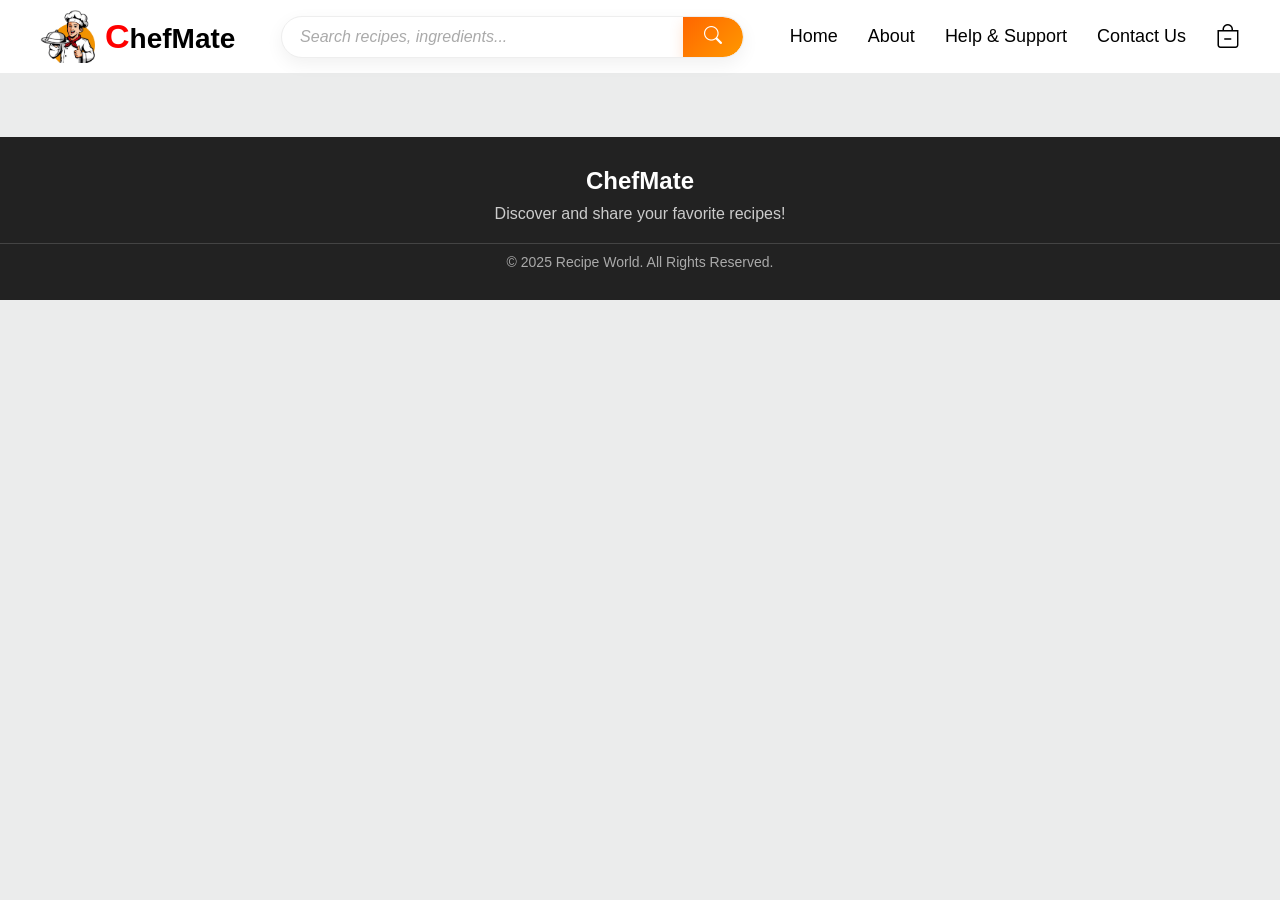
<file: index.html>
<!DOCTYPE html>
<html lang="en">
<head>
  <meta charset="UTF-8" />
  <meta name="viewport" content="width=device-width, initial-scale=1.0" />
  <link rel="stylesheet" href="https://cdn.jsdelivr.net/npm/bootstrap-icons@1.10.5/font/bootstrap-icons.css">
  <link rel="stylesheet" href="style.css">
  <title>ChefMate</title>
</head>
<body>

  <nav>
    <div class="left-side">
      <div class="logo">
        <img src="./5526265-removebg-preview.png" alt="logo" />
        <a class="chefmate" href="index.html">ChefMate</a>
      </div>
      <button class="hamburger" aria-expanded="false" aria-label="Toggle menu">
        <i class="bi bi-list"></i>
      </button>
    </div>

    <div class="search-bar-wrapper">
      <div class="search-food">
        <input class="search-input" type="text" placeholder="Search recipes, ingredients..." />
        <button class="search-btn" aria-label="Search">
          <i class="bi bi-search"></i>
        </button>
      </div>
    </div>

    <div class="right-side">
      <div class="home hover-border-bottom"><a href="index.html">Home</a></div>
      <div class="help hover-border-bottom"><a href="./about.html">About</a></div>
      <div class="help hover-border-bottom"><a href="./help.html">Help & Support</a></div>
      <div class="help hover-border-bottom"><a href="./contact.html">Contact Us</a></div>
      <div class="cart hover-border-bottom"><i class="bi bi-bag-dash" onclick="cartPageOpen()"></i></div>
    </div>
  </nav>

  <!-- Recipes section -->
  <div class="recipes-container"></div>

  <!-- Footer -->
  <footer class="footer">
    <div class="footer-content">
      <h3>ChefMate</h3>
      <p>Discover and share your favorite recipes!</p>
    </div>
    <div class="footer-bottom">
      <p>&copy; 2025 Recipe World. All Rights Reserved.</p>
    </div>
  </footer>

  <script src="./script.js"></script>
</body>
</html>
</file>
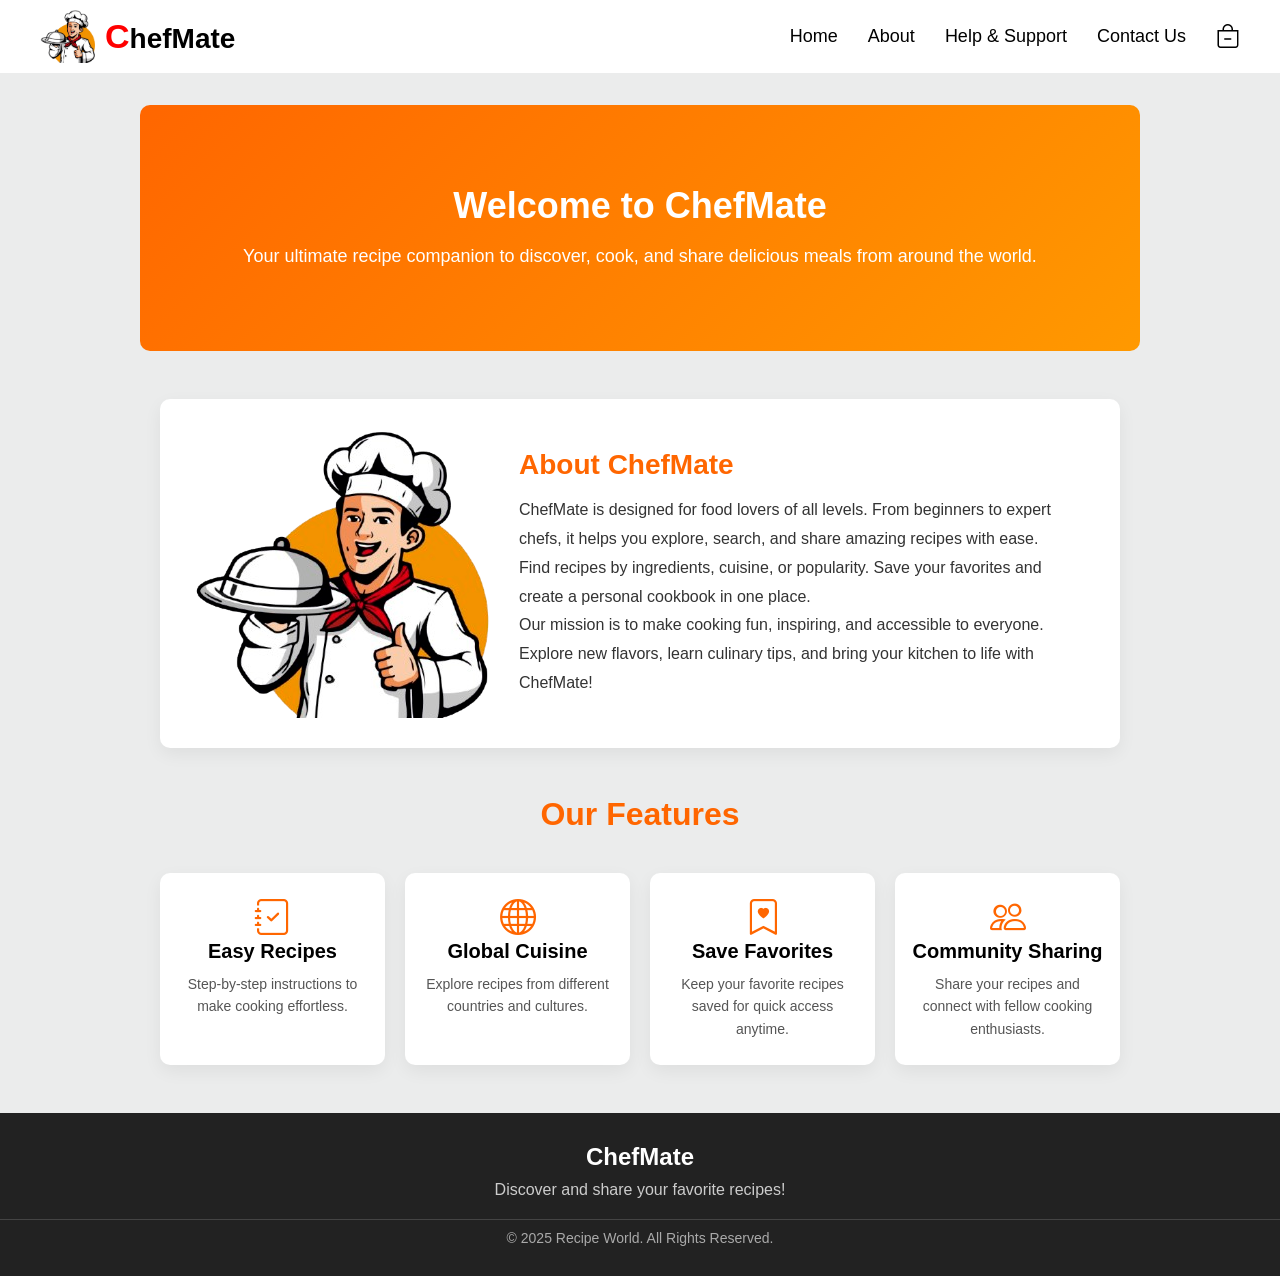
<file: about.html>
<!DOCTYPE html>
<html lang="en">
  <head>
    <meta charset="UTF-8" />
    <meta name="viewport" content="width=device-width, initial-scale=1.0" />
    <link
      rel="stylesheet"
      href="https://cdn.jsdelivr.net/npm/bootstrap-icons@1.10.5/font/bootstrap-icons.css"
    />
    <link rel="stylesheet" href="style.css" />
    <title>About ChefMate</title>
  </head>
  <body>
    <!-- Navbar -->
    <nav>
      <div class="left-side">
        <div class="logo">
          <img src="./5526265-removebg-preview.png" alt="logo" />
          <a class="chefmate" href="index.html">ChefMate</a>
        </div>
        <button
          class="hamburger"
          aria-expanded="false"
          aria-label="Toggle menu"
        >
          <i class="bi bi-list"></i>
        </button>
      </div>

      <div class="right-side">
        <div class="home hover-border-bottom">
          <a href="index.html">Home</a>
        </div>
        <div class="help hover-border-bottom">
          <a href="./about.html">About</a>
        </div>
        <div class="help hover-border-bottom">
          <a href="./help.html">Help & Support</a>
        </div>
        <div class="help hover-border-bottom">
          <a href="./contact.html">Contact Us</a>
        </div>
        <div class="cart hover-border-bottom">
          <i class="bi bi-bag-dash" onclick="cartPageOpen()"></i>
        </div>
      </div>
    </nav>

    <!-- Hero Section -->
    <section class="about-hero">
      <div class="hero-content">
        <h1>Welcome to ChefMate</h1>
        <p>
          Your ultimate recipe companion to discover, cook, and share delicious
          meals from around the world.
        </p>
      </div>
    </section>

    <!-- About Section -->
    <section class="about-container">
      <div class="about-card">
        <img src="./5526265-removebg-preview.png" alt="Cooking" />
        <div class="about-text">
          <h2>About ChefMate</h2>
          <p>
            ChefMate is designed for food lovers of all levels. From beginners
            to expert chefs, it helps you explore, search, and share amazing
            recipes with ease.
          </p>
          <p>
            Find recipes by ingredients, cuisine, or popularity. Save your
            favorites and create a personal cookbook in one place.
          </p>
          <p>
            Our mission is to make cooking fun, inspiring, and accessible to
            everyone. Explore new flavors, learn culinary tips, and bring your
            kitchen to life with ChefMate!
          </p>
        </div>
      </div>
    </section>

    <!-- Features Section -->
    <section class="about-features">
      <h2>Our Features</h2>
      <div class="features-grid">
        <div class="feature-card">
          <i class="bi bi-journal-check"></i>
          <h3>Easy Recipes</h3>
          <p>Step-by-step instructions to make cooking effortless.</p>
        </div>
        <div class="feature-card">
          <i class="bi bi-globe"></i>
          <h3>Global Cuisine</h3>
          <p>Explore recipes from different countries and cultures.</p>
        </div>
        <div class="feature-card">
          <i class="bi bi-bookmark-heart"></i>
          <h3>Save Favorites</h3>
          <p>Keep your favorite recipes saved for quick access anytime.</p>
        </div>
        <div class="feature-card">
          <i class="bi bi-people"></i>
          <h3>Community Sharing</h3>
          <p>Share your recipes and connect with fellow cooking enthusiasts.</p>
        </div>
      </div>
    </section>

    <!-- Footer -->
    <footer class="footer">
      <div class="footer-content">
        <h3>ChefMate</h3>
        <p>Discover and share your favorite recipes!</p>
      </div>
      <div class="footer-bottom">
        <p>&copy; 2025 Recipe World. All Rights Reserved.</p>
      </div>
    </footer>

    <script>
        
// Hamburger toggle
const hamburger = document.querySelector('.hamburger');
const rightSideNav = document.querySelector('.right-side');

if (hamburger && rightSideNav) {
    const icon = hamburger.querySelector('i');

    hamburger.addEventListener('click', () => {
        const isOpen = rightSideNav.classList.toggle('open');
        hamburger.setAttribute('aria-expanded', isOpen);
        rightSideNav.style.maxHeight = isOpen ? rightSideNav.scrollHeight + 'px' : null;

        if (icon) {
            if (isOpen) {
                icon.classList.replace('bi-list', 'bi-x');
            } else {
                icon.classList.replace('bi-x', 'bi-list');
            }
        }
    });

    // Reset menu on window resize
    window.addEventListener('resize', () => {
        if (window.innerWidth > 1024) {
            rightSideNav.classList.remove('open');
            rightSideNav.style.maxHeight = null;
            hamburger.setAttribute('aria-expanded', 'false');
            if (icon) icon.classList.replace('bi-x', 'bi-list');
        }
    });
}
    </script>
  </body>
</html>
</file>
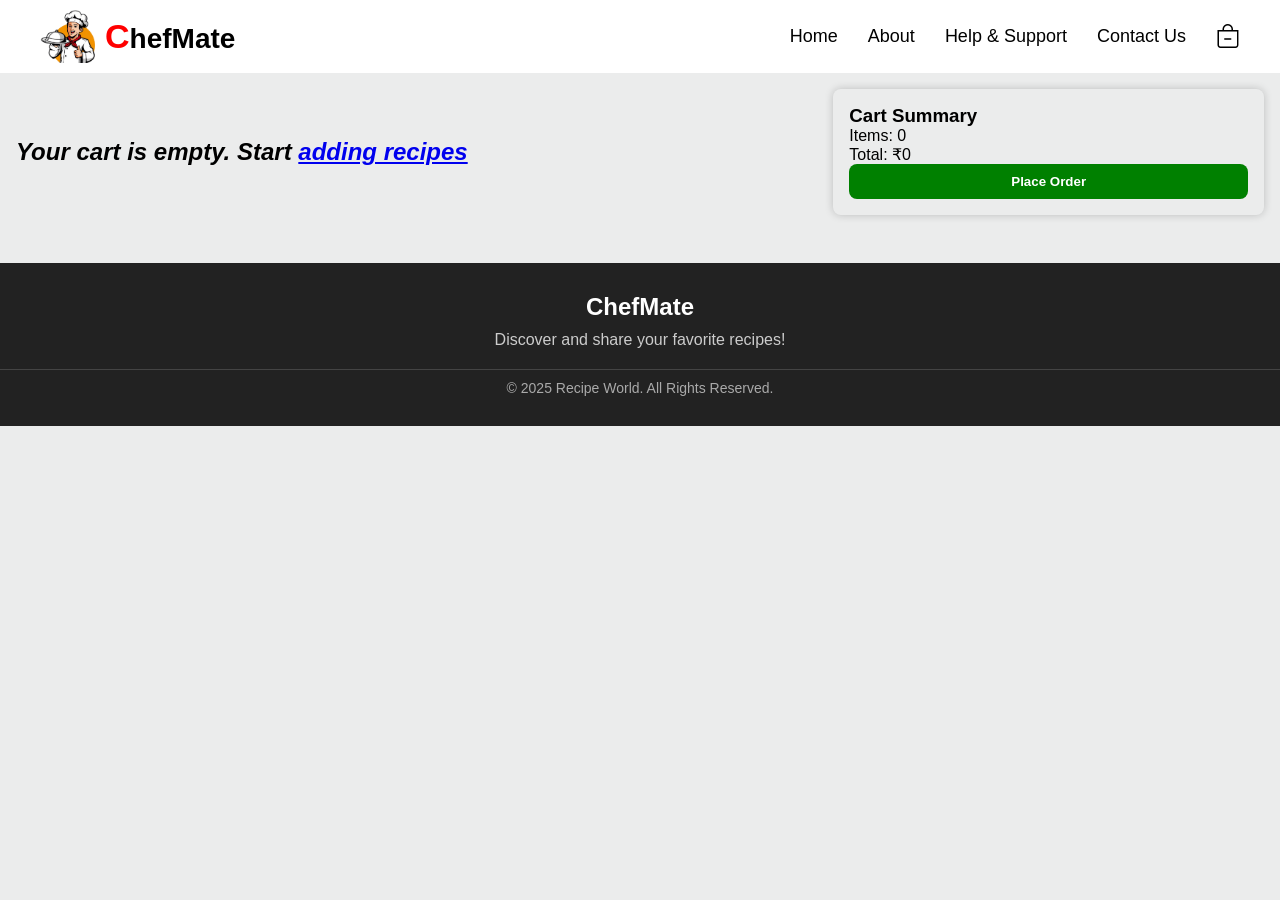
<file: cart.html>
<!DOCTYPE html>
<html lang="en">
  <head>
    <meta charset="UTF-8" />
    <meta name="viewport" content="width=device-width, initial-scale=1.0" />
    <title>Cart ChefMate</title>
    <link
      rel="stylesheet"
      href="https://cdn.jsdelivr.net/npm/bootstrap-icons@1.13.1/font/bootstrap-icons.min.css"
    />
    <link rel="stylesheet" href="cart.css" />
    <link rel="stylesheet" href="style.css" />
  </head>
  <body>
    <nav class="navbar">
      <div class="left-side">
        <div class="logo">
          <img src="./5526265-removebg-preview.png" alt="" />
          <a class="chefmate" href="index.html">ChefMate</a>
        </div>
      </div>
      <div class="right-side">
        <div class="home hover-border-bottom">
          <a href="index.html">Home</a>
        </div>
        <div class="help hover-border-bottom">
          <a href="./about.html">About</a>
        </div>
        <div class="help hover-border-bottom">
          <a href="./help.html">Help & Support</a>
        </div>
        <div class="help hover-border-bottom">
          <a href="./contact.html">Contact Us</a>
        </div>
        <div class="cart hover-border-bottom">
          <i class="bi bi-bag-dash" onclick="cartPageOpen()"></i>
        </div>
      </div>
    </nav>

    <!-- Cart Section -->
    <div class="cart-container">
      <div class="cart-content"></div>
      <div class="cart-summary">
        <h3>Cart Summary</h3>
        <p class="cart-count">Items: 0</p>
        <p class="total-price">Total: ₹0</p>
        <button class="place-order-btn">Place Order</button>
      </div>
    </div>

    <!-- Order Form Modal -->
    <div class="order-modal hidden">
      <div class="order-form">
        <h2>Enter Delivery Details</h2>
        <input type="text" id="name" placeholder="Full Name" required />
        <input type="text" id="address" placeholder="Delivery Address" required />
        <input type="tel" id="phone" placeholder="Phone Number" required />
        <button onclick="confirmOrder()">Confirm Order</button>
        <button onclick="closeModal()" class="close-btn">Cancel</button>
      </div>
    </div>

    <footer class="footer">
      <div class="footer-content">
        <h3>ChefMate</h3>
        <p>Discover and share your favorite recipes!</p>
      </div>
      <div class="footer-bottom">
        <p>&copy; 2025 Recipe World. All Rights Reserved.</p>
      </div>
    </footer>

    <script src="./cart.js"></script>
  </body>
</html>
</file>
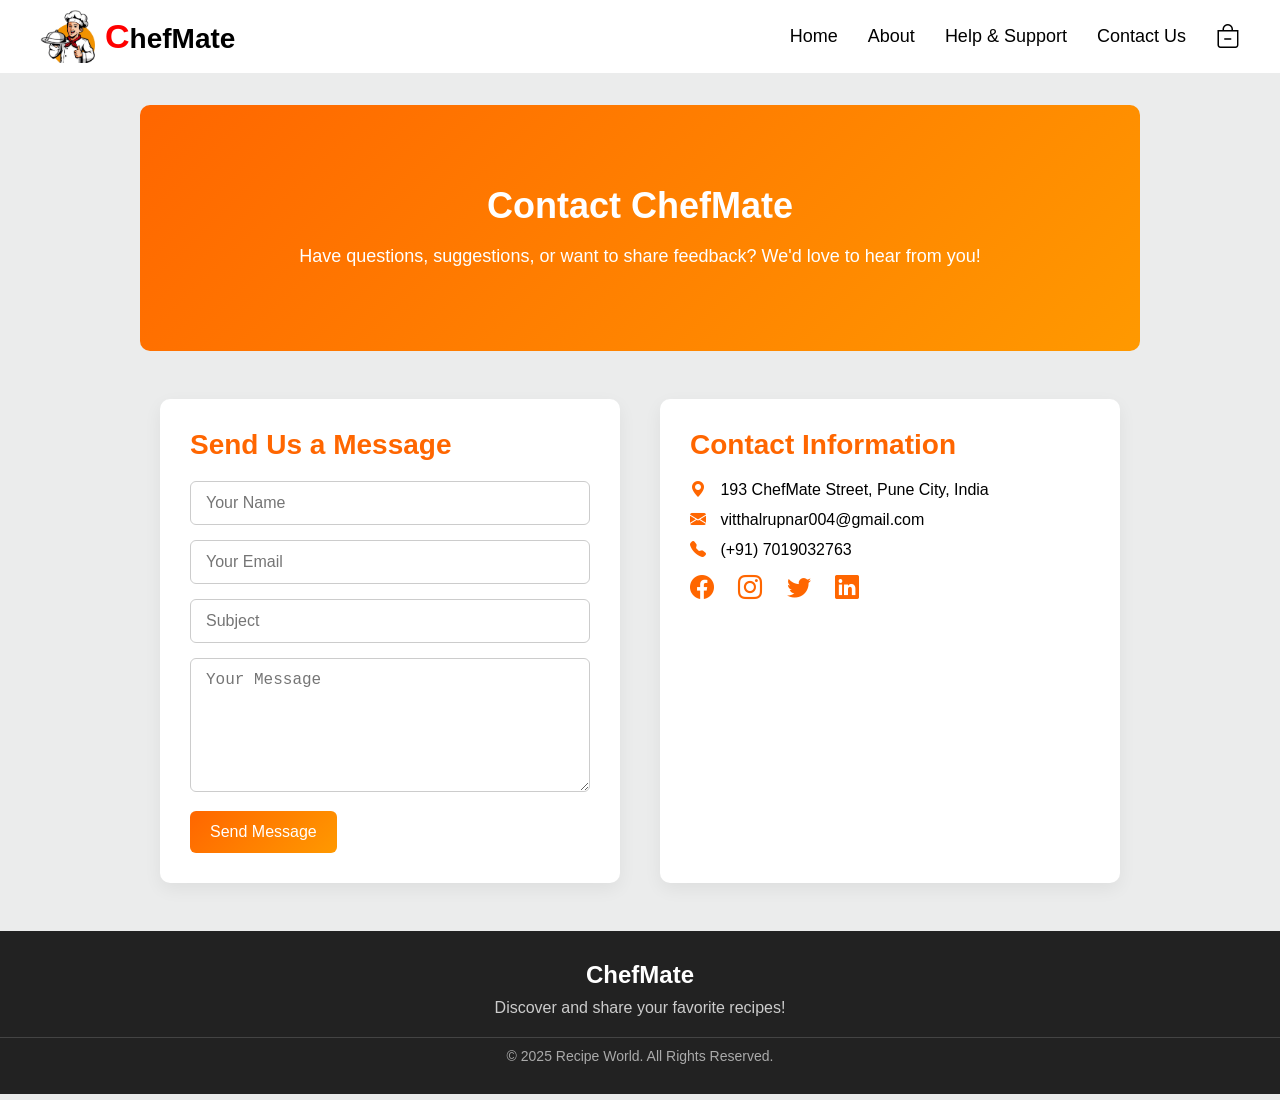
<file: contact.html>
<!DOCTYPE html>
<html lang="en">
  <head>
    <meta charset="UTF-8" />
    <meta name="viewport" content="width=device-width, initial-scale=1.0" />
    <link
      rel="stylesheet"
      href="https://cdn.jsdelivr.net/npm/bootstrap-icons@1.10.5/font/bootstrap-icons.css"
    />
    <link rel="stylesheet" href="style.css" />
    <title>Contact ChefMate</title>
  </head>
  <body>
    <!-- Navbar -->
    <nav>
      <div class="left-side">
        <div class="logo">
          <img src="./5526265-removebg-preview.png" alt="logo" />
          <a class="chefmate" href="index.html">ChefMate</a>
        </div>
        <button
          class="hamburger"
          aria-expanded="false"
          aria-label="Toggle menu"
        >
          <i class="bi bi-list"></i>
        </button>
      </div>

      <div class="right-side">
        <div class="home hover-border-bottom">
          <a href="index.html">Home</a>
        </div>
        <div class="help hover-border-bottom">
          <a href="./about.html">About</a>
        </div>
        <div class="help hover-border-bottom">
          <a href="./help.html">Help & Support</a>
        </div>
        <div class="help hover-border-bottom">
          <a href="./contact.html">Contact Us</a>
        </div>
        <div class="cart hover-border-bottom">
          <i class="bi bi-bag-dash" onclick="cartPageOpen()"></i>
        </div>
      </div>
    </nav>

    <!-- Hero Section -->
    <section class="contact-hero">
      <div class="hero-content">
        <h1>Contact ChefMate</h1>
        <p>
          Have questions, suggestions, or want to share feedback? We'd love to
          hear from you!
        </p>
      </div>
    </section>

    <!-- Contact Section -->
    <section class="contact-section">
      <div class="contact-container">
        <!-- Contact Form -->
        <div class="contact-form">
          <h2>Send Us a Message</h2>
          <form id="contactForm">
            <input type="text" name="name" placeholder="Your Name" required />
            <input
              type="email"
              name="email"
              placeholder="Your Email"
              required
            />
            <input type="text" name="subject" placeholder="Subject" required />
            <textarea
              name="message"
              rows="6"
              placeholder="Your Message"
              required
            ></textarea>
            <button type="submit">Send Message</button>
          </form>
        </div>

        <!-- Contact Info -->
        <div class="contact-info">
          <h2>Contact Information</h2>
          <p>
            <i class="bi bi-geo-alt-fill"></i> 193 ChefMate Street, Pune City,
            India
          </p>
          <p><i class="bi bi-envelope-fill"></i> vitthalrupnar004@gmail.com</p>
          <p><i class="bi bi-telephone-fill"></i> (+91) 7019032763</p>
          <div class="social-icons">
            <a href="#"><i class="bi bi-facebook"></i></a>
            <a href="#"><i class="bi bi-instagram"></i></a>
            <a href="https://x.com/vitthalrupnar04"><i class="bi bi-twitter"></i></a>
            <a href="https://www.linkedin.com/in/vitthalrupnar/"><i class="bi bi-linkedin"></i></a>
          </div>
        </div>
      </div>
    </section>

    <!-- Footer -->
    <footer class="footer">
      <div class="footer-content">
        <h3>ChefMate</h3>
        <p>Discover and share your favorite recipes!</p>
      </div>
      <div class="footer-bottom">
        <p>&copy; 2025 Recipe World. All Rights Reserved.</p>
      </div>
    </footer>

    <script>
      // Simple form submission alert
      const form = document.getElementById("contactForm");
      form.addEventListener("submit", (e) => {
        e.preventDefault();
        alert("Thank you for contacting us! We'll get back to you soon.");
        form.reset();
      });

      
// Hamburger toggle
const hamburger = document.querySelector('.hamburger');
const rightSideNav = document.querySelector('.right-side');

if (hamburger && rightSideNav) {
    const icon = hamburger.querySelector('i');

    hamburger.addEventListener('click', () => {
        const isOpen = rightSideNav.classList.toggle('open');
        hamburger.setAttribute('aria-expanded', isOpen);
        rightSideNav.style.maxHeight = isOpen ? rightSideNav.scrollHeight + 'px' : null;

        if (icon) {
            if (isOpen) {
                icon.classList.replace('bi-list', 'bi-x');
            } else {
                icon.classList.replace('bi-x', 'bi-list');
            }
        }
    });

    // Reset menu on window resize
    window.addEventListener('resize', () => {
        if (window.innerWidth > 1024) {
            rightSideNav.classList.remove('open');
            rightSideNav.style.maxHeight = null;
            hamburger.setAttribute('aria-expanded', 'false');
            if (icon) icon.classList.replace('bi-x', 'bi-list');
        }
    });
}
    </script>
  </body>
</html>
</file>
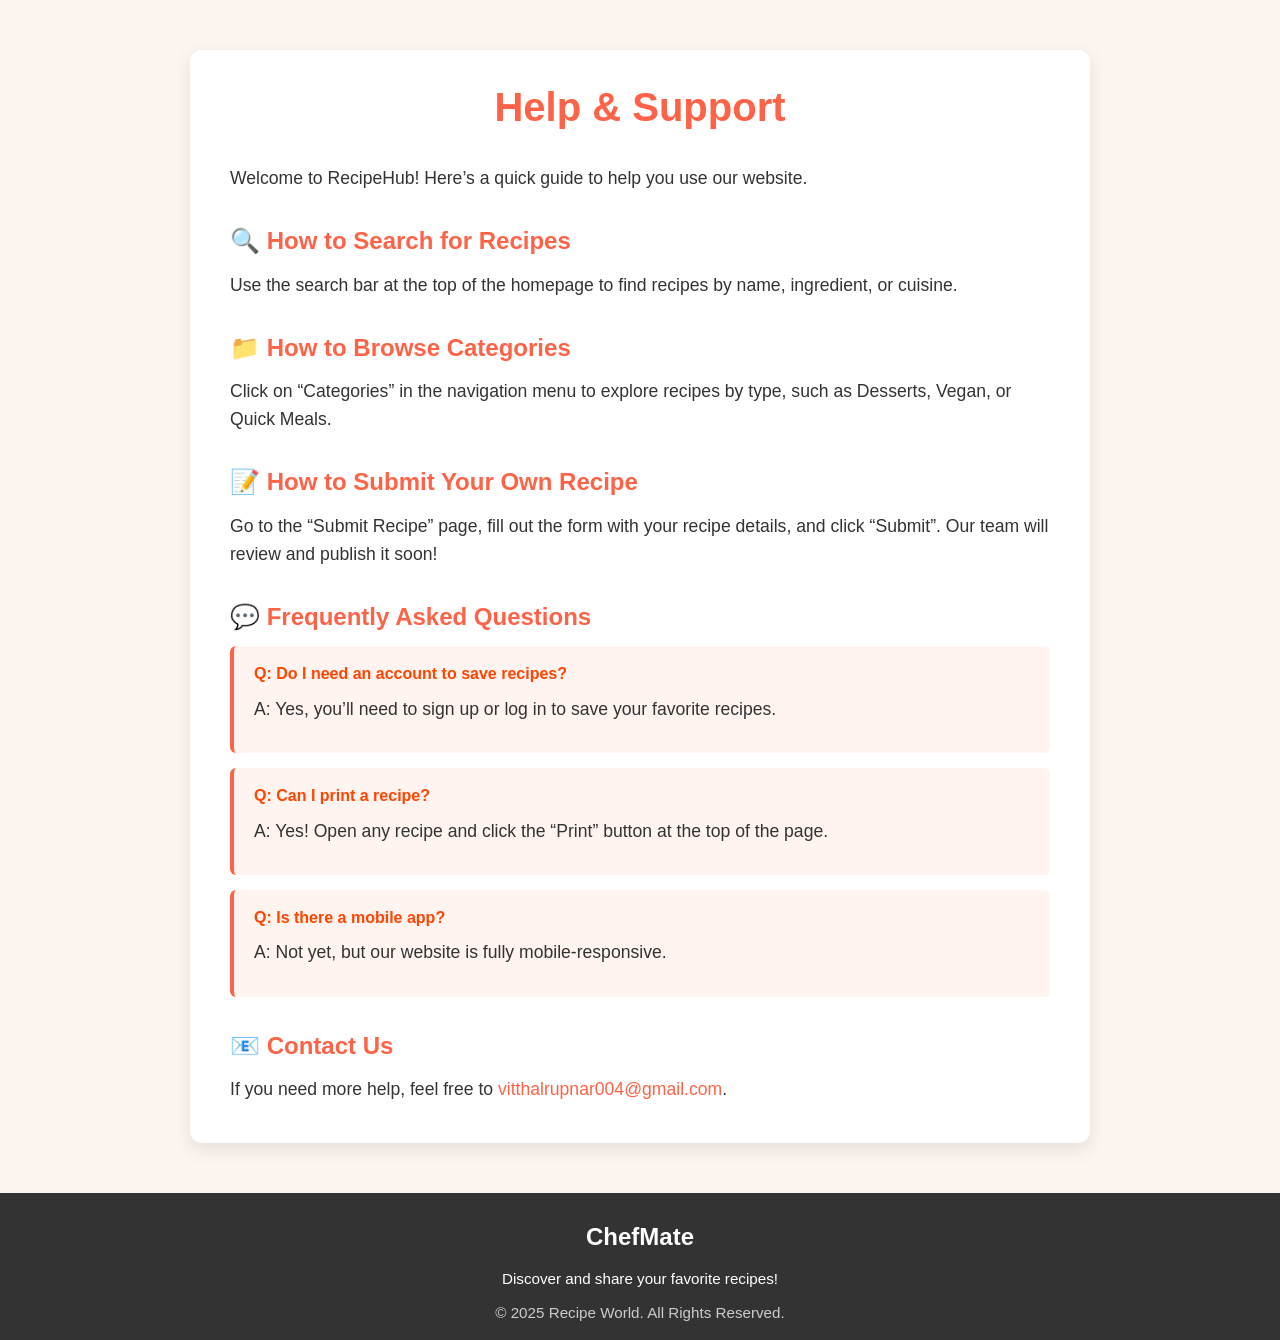
<file: help.html>
<!DOCTYPE html>
<html lang="en">
  <head>
    <meta charset="UTF-8" />
    <title>Help - Support ChefMate</title>
    <link
      rel="stylesheet"
      href="https://cdn.jsdelivr.net/npm/bootstrap-icons@1.13.1/font/bootstrap-icons.min.css"
    />
    <link rel="stylesheet" href="help.css" />
  </head>
  <body>
    <main>
      <h1>Help & Support</h1>
      <p>
        Welcome to RecipeHub! Here’s a quick guide to help you use our website.
      </p>

      <h2>🔍 How to Search for Recipes</h2>
      <p>
        Use the search bar at the top of the homepage to find recipes by name,
        ingredient, or cuisine.
      </p>

      <h2>📁 How to Browse Categories</h2>
      <p>
        Click on “Categories” in the navigation menu to explore recipes by type,
        such as Desserts, Vegan, or Quick Meals.
      </p>

      <h2>📝 How to Submit Your Own Recipe</h2>
      <p>
        Go to the “Submit Recipe” page, fill out the form with your recipe
        details, and click “Submit”. Our team will review and publish it soon!
      </p>

      <h2>💬 Frequently Asked Questions</h2>

      <div class="faq">
        <strong>Q: Do I need an account to save recipes?</strong>
        <p>
          A: Yes, you’ll need to sign up or log in to save your favorite
          recipes.
        </p>
      </div>

      <div class="faq">
        <strong>Q: Can I print a recipe?</strong>
        <p>
          A: Yes! Open any recipe and click the “Print” button at the top of the
          page.
        </p>
      </div>

      <div class="faq">
        <strong>Q: Is there a mobile app?</strong>
        <p>A: Not yet, but our website is fully mobile-responsive.</p>
      </div>

      <h2>📧 Contact Us</h2>
      <p>
        If you need more help, feel free to
        <a class="mailto" href="mailto:vitthalrupnar004@gmail.com">vitthalrupnar004@gmail.com</a>.
      </p>
    </main>
    <footer class="footer">
      <div class="footer-content">
        <h3>ChefMate</h3>
        <p>Discover and share your favorite recipes!</p>
      </div>
      <div class="footer-bottom">
        <p>&copy; 2025 Recipe World. All Rights Reserved.</p>
      </div>
    </footer>

    <script src="script.js"></script>
  </body>
</html>
</file>
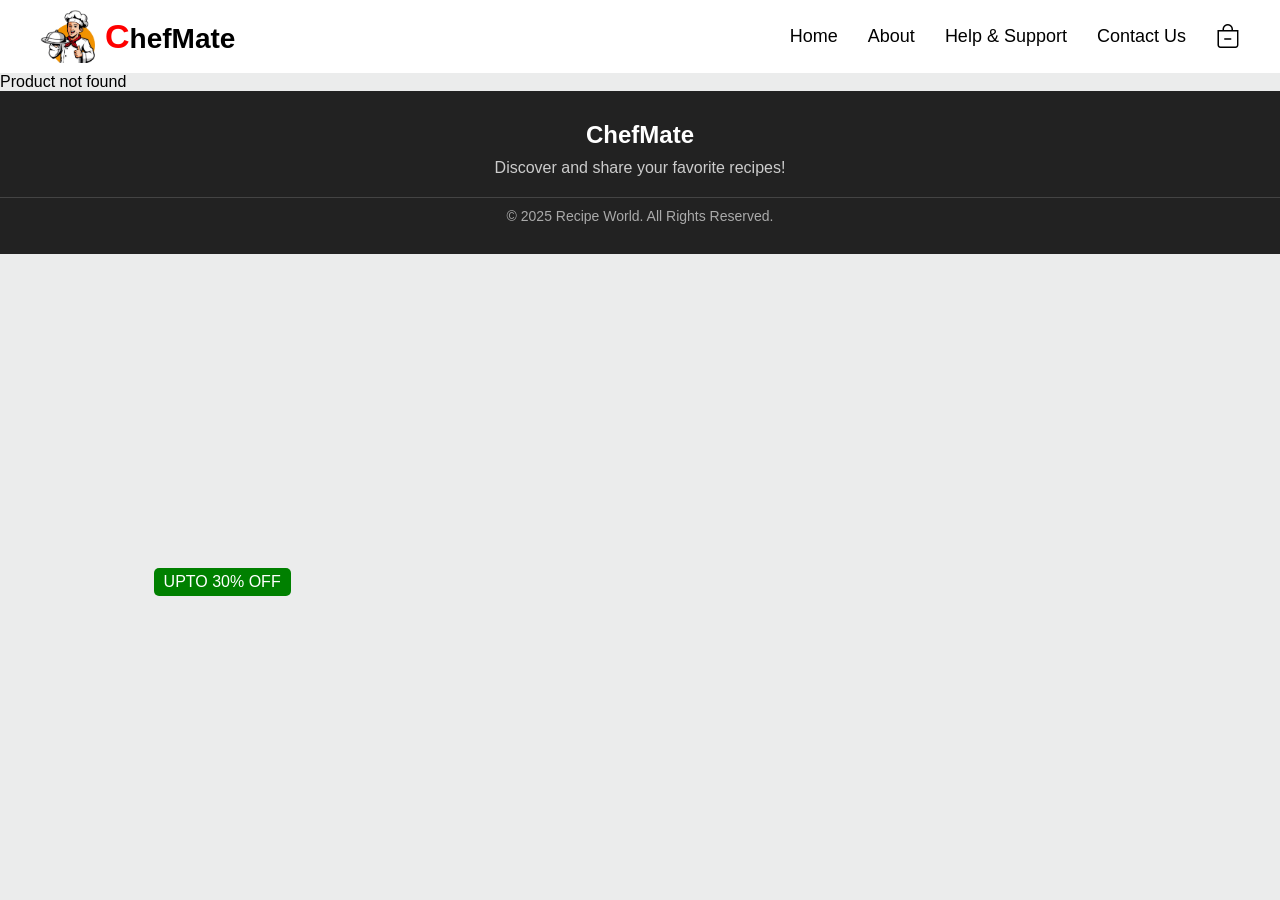
<file: moreDetail.html>
<!DOCTYPE html>
<html lang="en">
  <head>
    <meta charset="UTF-8" />
    <meta name="viewport" content="width=device-width, initial-scale=1.0" />
    <title>Document</title>
    <link
      rel="stylesheet"
      href="https://cdn.jsdelivr.net/npm/bootstrap-icons@1.13.1/font/bootstrap-icons.min.css"
    />
    <link rel="stylesheet" href="moreDetail.css" />
    <link rel="stylesheet" href="style.css" />
  </head>
  <body>
    <nav>
      <div class="left-side">
        <div class="logo">
          <img src="./5526265-removebg-preview.png" alt="logo" />
          <a class="chefmate" href="index.html">ChefMate</a>
        </div>
        <button
          class="hamburger"
          aria-expanded="false"
          aria-label="Toggle menu"
        >
          <i class="bi bi-list"></i>
        </button>
      </div>

      <div class="right-side">
        <div class="home hover-border-bottom">
          <a href="index.html">Home</a>
        </div>
        <div class="help hover-border-bottom">
          <a href="./about.html">About</a>
        </div>
        <div class="help hover-border-bottom">
          <a href="./help.html">Help & Support</a>
        </div>
        <div class="help hover-border-bottom">
          <a href="./contact.html">Contact Us</a>
        </div>
        <div class="cart hover-border-bottom">
          <i class="bi bi-bag-dash" onclick="cartPageOpen()"></i>
        </div>
      </div>
    </nav>

    <div class="moreDetails-container"></div>

    <div class="offer">UPTO 30% OFF</div>

    <footer class="footer">
      <div class="footer-content">
        <h3>ChefMate</h3>
        <p>Discover and share your favorite recipes!</p>
      </div>
      <div class="footer-bottom">
        <p>&copy; 2025 Recipe World. All Rights Reserved.</p>
      </div>
    </footer>

    <script src="./moreDetail.js"></script>
  </body>
</html>
</file>
<file: style.css>
* {
  padding: 0;
  margin: 0;
  box-sizing: border-box;
}

body {
  background-color: rgb(235, 236, 236);
  font-family: "Segoe UI", Tahoma, Geneva, Verdana, sans-serif;
}

/* ---------- NAVBAR ---------- */
nav {
  display: flex;
  align-items: center;
  justify-content: space-between;
  background: white;
  padding: 10px 40px;
  position: sticky;
  top: 0;
  z-index: 1000;
  gap: 20px;
}

.left-side {
  display: flex;
  align-items: center;
  gap: 12px;
}

.logo {
  display: flex;
  align-items: center;
  gap: 10px;
}

.logo img {
  width: 55px;
}

.chefmate {
  font-size: 28px;
  font-weight: 700;
  color: black;
  text-decoration: none;
}
.chefmate::first-letter {
  color: red;
  font-size: 34px;
}

/* hamburger button */
.hamburger {
  display: none;
  background: transparent;
  border: none;
  font-size: 28px;
  cursor: pointer;
  padding: 6px;
}

/* center search */
.search-bar-wrapper {
  flex: 1;
  display: flex;
  justify-content: center;
}

.search-food {
  display: flex;
  align-items: center;
  background: #fff;
  border-radius: 40px;
  width: 90%;
  max-width: 700px;
  box-shadow: 0 6px 18px rgba(0, 0, 0, 0.06);
  border: 1px solid #eee;
  overflow: hidden;
  transition: box-shadow 0.18s ease, border-color 0.18s ease;
}

.search-food:focus-within {
  box-shadow: 0 10px 28px rgba(255, 102, 0, 0.12);
  border-color: rgba(255, 102, 0, 0.22);
}

.search-input {
  flex: 1;
  border: none;
  outline: none;
  padding: 10px 18px;
  font-size: 16px;
  background: transparent;
}

.search-input::placeholder {
  color: #aaa;
  font-style: italic;
}

.search-btn {
  width: 60px;
  height: 40px;
  display: flex;
  align-items: center;
  justify-content: center;
  border-radius: 0 30px 30px 0;
  border: none;
  cursor: pointer;
  margin-left: 8px;
  background: linear-gradient(135deg, #ff6600, #ff9900);
  box-shadow: 0 6px 14px rgba(255, 102, 0, 0.18);
  color: #fff;
  font-size: 18px;
  transition: transform 0.12s ease, box-shadow 0.12s ease;
}

.search-btn:active {
  transform: translateY(1px);
}

.right-side {
  display: flex;
  align-items: center;
  gap: 30px;
}

.right-side a {
  font-size: 18px;
  text-decoration: none;
  color: black;
  transition: color 0.2s;
}
.right-side a:hover {
  color: red;
}

.cart i {
  font-size: 24px;
  cursor: pointer;
}

/* ---------- Recipes / rest of page ---------- */
.recipes-container {
  display: grid;
  grid-template-columns: repeat(auto-fit, minmax(200px, 1fr));
  gap: 1rem;
  width: 90vw;
  margin: 2rem auto;
  cursor: pointer;
}

.container {
  margin-bottom: 20px;
  box-shadow: 0px 0px 5px gray;
  border-radius: 10px;
  background-color: white;
  transition: 0.3s ease;
}
.container:hover {
  transform: scale(1.02);
  box-shadow: 0px 6px 15px rgba(0, 0, 0, 0.15);
}

img {
  width: 100%;
  border-radius: 10px 10px 0 0;
}

.descp {
  padding: 20px;
  font-weight: 300;
  font-size: 15px;
}

.name-review {
  display: flex;
  align-items: center;
  gap: 10px;
  padding-bottom: 10px;
}

.product-name {
  font-size: 15px;
  font-weight: bold;
}

.rating {
  display: flex;
  align-items: center;
  gap: 5px;
  background-color: green;
  border-radius: 5px;
  font-size: 10px;
  color: white;
  font-weight: bold;
  padding: 2px 5px;
}

/* Footer */
.footer {
  background: #222;
  color: #fff;
  padding: 30px 0;
  text-align: center;
}
.footer-content h3 {
  margin: 0 0 10px;
  font-size: 24px;
}
.footer-content p {
  margin: 0 0 20px;
  font-size: 16px;
  color: #ccc;
}
.footer-bottom {
  margin-top: 15px;
  font-size: 14px;
  border-top: 1px solid #444;
  padding-top: 10px;
  color: #aaa;
}

/* ================= RESPONSIVE ================= */
@media (max-width: 1024px) {
  .hamburger {
    display: block;
  }
  .right-side {
    flex-direction: column;
    width: 100%;
    gap: 12px;
    padding: 8px 0;
    box-sizing: border-box;
    max-height: 0;
    overflow: hidden;
    transition: max-height 0.35s ease;
  }
}

@media (max-width: 768px) {
  nav {
    flex-direction: column;
    align-items: flex-start;
    padding: 10px 18px;
  }
  .left-side {
    width: 100%;
    display: flex;
    justify-content: space-between;
  }
  .search-bar-wrapper {
    width: 100%;
    margin-top: 10px;
  }
  .search-food {
    width: 95%;
  }
  .right-side {
    padding-left: 0;
    padding-right: 0;
  }
}

@media (max-width: 480px) {
  .logo img {
    width: 40px;
  }
  .chefmate {
    font-size: 20px;
  }
  .search-food {
    width: 100%;
  }
  .search-btn {
    width: 44px;
    height: 44px;
  }
  .search-input {
    padding: 12px 14px;
  }
}

/* Hamburger open state */
.right-side.open {
  max-height: 480px;
}







/* ---------- About Page ---------- */
.about-hero {
  background: linear-gradient(135deg, #ff6600, #ff9900);
  color: white;
  padding: 80px 20px;
  text-align: center;
  border-radius: 10px;
  margin: 2rem auto;
  max-width: 1000px;
}

.about-hero h1 {
  font-size: 36px;
  margin-bottom: 15px;
}

.about-hero p {
  font-size: 18px;
  line-height: 1.6;
}

.about-container {
  display: flex;
  flex-direction: column;
  max-width: 1000px;
  margin: 3rem auto;
  padding: 0 20px;
  gap: 40px;
}

.about-card {
  display: flex;
  gap: 30px;
  align-items: center;
  background-color: #fff;
  padding: 30px;
  border-radius: 10px;
  box-shadow: 0 6px 18px rgba(0, 0, 0, 0.06);
}

.about-card img {
  width: 300px;
  border-radius: 10px;
}

.about-text h2 {
  font-size: 28px;
  color: #ff6600;
  margin-bottom: 15px;
}

.about-text p {
  font-size: 16px;
  line-height: 1.8;
  color: #333;
}

/* Features */
.about-features {
  max-width: 1000px;
  margin: 3rem auto;
  padding: 0 20px;
  text-align: center;
}

.about-features h2 {
  font-size: 32px;
  color: #ff6600;
  margin-bottom: 40px;
}

.features-grid {
  display: grid;
  grid-template-columns: repeat(auto-fit, minmax(220px, 1fr));
  gap: 20px;
}

.feature-card {
  background: #fff;
  padding: 25px 15px;
  border-radius: 10px;
  box-shadow: 0 6px 18px rgba(0,0,0,0.06);
  transition: transform 0.3s ease;
}

.feature-card:hover {
  transform: translateY(-5px);
}

.feature-card i {
  font-size: 36px;
  color: #ff6600;
  margin-bottom: 15px;
}

.feature-card h3 {
  font-size: 20px;
  margin-bottom: 10px;
}

.feature-card p {
  font-size: 14px;
  color: #555;
  line-height: 1.6;
}

/* Responsive */
@media (max-width: 768px) {
  .about-card {
    flex-direction: column;
    text-align: center;
  }
  .about-card img {
    width: 80%;
  }
}







/* ---------- Contact Page ---------- */
.contact-hero {
  background: linear-gradient(135deg, #ff6600, #ff9900);
  color: white;
  padding: 80px 20px;
  text-align: center;
  border-radius: 10px;
  margin: 2rem auto;
  max-width: 1000px;
}

.contact-hero h1 {
  font-size: 36px;
  margin-bottom: 15px;
}

.contact-hero p {
  font-size: 18px;
  line-height: 1.6;
}

.contact-section {
  max-width: 1000px;
  margin: 3rem auto;
  padding: 0 20px;
}

.contact-container {
  display: flex;
  gap: 40px;
  flex-wrap: wrap;
}

.contact-form, .contact-info {
  flex: 1 1 400px;
  background: #fff;
  padding: 30px;
  border-radius: 10px;
  box-shadow: 0 6px 18px rgba(0,0,0,0.06);
}

.contact-form h2, .contact-info h2 {
  font-size: 28px;
  color: #ff6600;
  margin-bottom: 20px;
}

.contact-form input, 
.contact-form textarea {
  width: 100%;
  padding: 12px 15px;
  margin-bottom: 15px;
  border: 1px solid #ccc;
  border-radius: 6px;
  font-size: 16px;
}

.contact-form button {
  padding: 12px 20px;
  background: linear-gradient(135deg, #ff6600, #ff9900);
  border: none;
  color: #fff;
  font-size: 16px;
  border-radius: 6px;
  cursor: pointer;
  transition: transform 0.2s ease;
}

.contact-form button:hover {
  transform: translateY(-2px);
}

.contact-info p {
  font-size: 16px;
  margin-bottom: 12px;
}

.contact-info i {
  color: #ff6600;
  margin-right: 10px;
}

.contact-info .social-icons {
  margin-top: 15px;
}

.contact-info .social-icons a {
  font-size: 24px;
  color: #333;
  margin-right: 10px;
  transition: color 0.2s;
}

.contact-info .social-icons a:hover {
  color: #ff6600;
}

/* Responsive */
@media (max-width: 768px) {
  .contact-container {
    flex-direction: column;
  }
}
</file>
<file: cart.css>
* {
  padding: 0;
  margin: 0;
  box-sizing: border-box;
}
body {
  font-family: system-ui, sans-serif;
}

.cart-container {
  display: flex;
  justify-content: space-between;
  gap: 2rem;
  padding: 1rem;
  flex-wrap: wrap;
}

.cart-content {
  flex: 2;
  /* background-color: #007bff; */
}

.cart-summary {
  flex: 1;
  box-shadow: 0 0 8px rgba(0, 0, 0, 0.2);
  padding: 1rem;
  border-radius: 8px;
  height: fit-content;
}

.recipe-img-title {
  display: flex;
  gap: 1rem;
  box-shadow: 1px 1px 5px black;
  margin: 1rem auto;
  padding: 1rem;
  background-color: aliceblue;
}
.recipe-img-container{
    width: 100%;
    height: 180px;
    overflow: hidden;
}
.recipe-img-title img {
  width: 15rem;
  border-radius: 5px;
}
.title {
  font-size: 18px;
  font-weight: bold;
  color: rgb(103, 31, 8);
}
.product-details{
    /* background-color: #007bff; */
    width: 100%;
}
.remove-btn {
  border: 1px solid rgb(190, 190, 190);
  padding: 5px 1rem;
  background-color: transparent;
  border-radius: 5px;
  margin-top: 1rem;
  font-weight: bold;
  float: right;
}
.remove-btn:hover {
  color: red;
  cursor: pointer;
  background-color: rgb(233, 233, 233);
}

.place-order-btn {
  width: 100%;
  padding: 10px;
  background: green;
  color: white;
  font-weight: bold;
  border: none;
  border-radius: 8px;
  cursor: pointer;
}
.place-order-btn:hover {
  background: darkgreen;
}

.order-modal {
  position: fixed;
  top: 0;
  left: 0;
  width: 100%;
  height: 100%;
  background: rgba(0, 0, 0, 0.6);
  display: flex;
  justify-content: center;
  align-items: center;
}
.order-form {
  background: white;
  padding: 2rem;
  border-radius: 10px;
  width: 90%;
  max-width: 400px;
  text-align: center;
}
.order-form input {
  display: block;
  width: 100%;
  padding: 10px;
  margin: 0.5rem 0;
  border-radius: 5px;
  border: 1px solid #aaa;
}
.order-form button {
  margin-top: 1rem;
  padding: 10px;
  width: 100%;
  border-radius: 5px;
  border: none;
  cursor: pointer;
}
.order-form button:first-of-type {
  background: green;
  color: white;
}
.order-form .close-btn {
  background: red;
  color: white;
}

.hidden {
  display: none;
}

footer {
  margin-top: 2rem;
  text-align: center;
}
.quantity-controls {
  display: flex;
  align-items: center;
  gap: 10px;
  margin-top: 0.5rem;
}

.quantity-controls button {
  padding: 5px 10px;
  border: none;
  background: #cecece;
  color: black;
  border-radius: 5px;
  cursor: pointer;
}
.quantity-controls button:hover {
  background: #0056b3;
}

.quantity-controls span {
  font-weight: bold;
  min-width: 20px;
  text-align: center;
  display: inline-block;
}

.cart-container {
  display: flex;
  gap: 20px;
  align-items: center;
}

.cart-items {
  flex: 2;
}

.cart-summary {
  flex: 1;
}

@media (max-width: 768px) {
  .cart-container {
    flex-direction: column;
  }
  .recipe-img-container{
    width: 100%;
    height: 100px;
    overflow: hidden;
  }
.recipe-img-title .recipe-img-container img {
  width: 100%;
  overflow: hidden;
  border-radius: 5px;
}

.title, b, div{
    font-size: 13px;
}
  .cart-summary {
    order: 2; 
    margin-top: 20px;
    width: 100%;
    line-height: 1.5rem;
  }

  .cart-items {
    order: 1;
  }
}
</file>
<file: help.css>
* {
  margin: 0;
  padding: 0;
  box-sizing: border-box;
  font-family: 'Segoe UI', Tahoma, Geneva, Verdana, sans-serif;
}

body {
  background-color: #fdf6f0;
  color: #333;
  line-height: 1.6;
}

main {
  max-width: 900px;
  margin: 50px auto;
  padding: 25px 40px;
  background-color: #ffffff;
  border-radius: 12px;
  box-shadow: 0 6px 20px rgba(0,0,0,0.1);
  transition: all 0.3s ease;
}

main h1 {
  color: #ff6347;
  font-size: 2.5rem;
  margin-bottom: 25px;
  text-align: center;
}

main h2 {
  color: #ff6347;
  margin-top: 30px;
  margin-bottom: 10px;
  display: flex;
  align-items: center;
  gap: 10px;
  font-size: 1.5rem;
}

main p {
  margin-bottom: 15px;
  font-size: 1.1rem;
}

.faq {
  background-color: #fff4f0;
  border-left: 4px solid #ff6347;
  padding: 15px 20px;
  margin-bottom: 15px;
  border-radius: 6px;
  transition: transform 0.2s;
}

.faq:hover {
  transform: translateY(-3px);
}

.faq strong {
  display: block;
  margin-bottom: 8px;
  color: #ff4500;
}
a {
  color: #ff6347;
  text-decoration: none;
  font-weight: 500;
}

a:hover {
  text-decoration: underline;
}

.footer {
  margin-top: 50px;
  background-color: #333;
  color: #fff;
  padding: 25px 20px 15px;
  text-align: center;
}

.footer h3 {
  font-size: 1.5rem;
  margin-bottom: 10px;
}

.footer p {
  font-size: 0.95rem;
}

.footer-bottom {
  margin-top: 10px;
  font-size: 0.85rem;
  color: #ccc;
}

@media (max-width: 1024px) {
  main {
    padding: 20px 30px;
    margin: 40px 20px;
  }

  main h1 {
    font-size: 2.2rem;
  }

  main h2 {
    font-size: 1.4rem;
  }
}

@media (max-width: 768px) {
  main {
    padding: 15px 20px;
    margin: 20px 15px;
  }

  main h1 {
    font-size: 2rem;
  }

  main h2 {
    font-size: 1.3rem;
  }

  .faq {
    padding: 12px 15px;
  }

  main p {
    font-size: 1rem;
  }
}

@media (max-width: 480px) {
  main {
    padding: 10px 15px;
    margin: 15px 10px;
  }

  main h1 {
    font-size: 1.8rem;
  }

  main h2 {
    font-size: 1.2rem;
  }

  main p {
    font-size: 0.5rem;
    background-color: #ff4500;
  }

  .faq {
    padding: 10px 12px;
  }
}
</file>
<file: moreDetail.css>
* {
    padding: 0;
    margin: 0;
    box-sizing: border-box;
}

body {
    width: 100vw;
    min-height: 100vh;
    overflow-x: hidden;
    font-family: "Segoe UI", Tahoma, Geneva, Verdana, sans-serif;
}

/* Containers */
.viewMoreContainer {
    width: 80%;
    margin: auto;
}

.recepie-img-cart {
    display: flex;
    align-items: flex-start;
    gap: 2rem;
    width: 100%;
    box-shadow: 1px 1px 10px rgb(188, 188, 188);
    padding: 1rem;
    margin-bottom: 2rem;
    flex-wrap: wrap;
}

.recepie-img {
    flex: 1 1 60%;
    overflow: hidden;
}

img {
    width: 100%;
    border-radius: 10px;
    transition: transform 0.5s ease;
}

img:hover {
    transform: scale(1.05);
}

.cart-tags {
    flex: 1 1 35%;
    padding: 1rem;
    line-height: 2rem;
}

/* Buttons */
.cart-btn, .back-home {
    width: 100%;
    padding: 15px;
    border: none;
    color: white;
    font-size: 18px;
    margin-top: 1rem;
    border-radius: 5px;
    cursor: pointer;
}

.cart-btn {
    background-color: brown;
}

.cart-btn:hover {
    background-color: rgb(33, 138, 33);
}

.back-home {
    background-color: black;
}

.back-home:hover {
    background-color: white;
    color: black;
    border: 1px solid black;
}

/* Recipe Name & Ratings */
.recepie-name {
    font-size: 2rem;
    font-weight: bold;
    color: rgb(24, 85, 24);
}

.name-rating {
    display: flex;
    align-items: center;
    justify-content: space-between;
    flex-wrap: wrap;
    margin-bottom: 1rem;
}

.rating-container {
    display: flex;
    flex-direction: column;
    gap: 0.5rem;
}

.recepie-rating {
    display: flex;
    gap: 5px;
    align-items: center;
    background-color: green;
    padding: 5px 12px;
    color: white;
    border-radius: 5px;
}

.deliveryRating {
    border-bottom: 1px dashed black;
}

/* Sections */
.view-more-about-recepie {
    display: flex;
    justify-content: space-between;
    flex-wrap: wrap;
    gap: 1rem;
}

.view-more-about-recepie div {
    flex: 1 1 30%;
    background-color: #fff;
    padding: 1rem;
    border-radius: 10px;
    box-shadow: 0 4px 12px rgba(0,0,0,0.05);
}

h2 {
    margin-bottom: 1rem;
    border-bottom: 2px dashed black;
}

li {
    margin-bottom: 0.5rem;
    color: rgb(85, 23, 23);
}

/* Offer badge */
.offer {
    position: absolute;
    left: 9.6rem;
    bottom: 19rem;
    background-color: green;
    color: white;
    padding: 5px 10px;
    border-radius: 5px;
}
.overview{
    padding: 1rem;
}

/* ================= Responsive ================= */

/* Tablets */
@media (max-width: 1024px) {
    .recepie-img-cart {
        flex-direction: column;
    }
    .recepie-img, .cart-tags {
        flex: 1 1 100%;
    }
}

/* Mobile */
@media (max-width: 768px) {
    .viewMoreContainer {
        width: 95%;
    }
    .recepie-name {
        font-size: 1.5rem;
    }
    .cart-btn, .back-home {
        font-size: 16px;
        padding: 12px;
    }
    .view-more-about-recepie div {
        flex: 1 1 100%;
    }
    .offer {
        position: absolute;
        margin: 1rem 0;
    }
}

/* Small mobile screens */
@media (max-width: 480px) {
    .recepie-name {
        font-size: 1.2rem;
    }
    .cart-tags {
        padding: 0.5rem;
    }
    h2 {
        font-size: 18px;
    }
}
</file>
